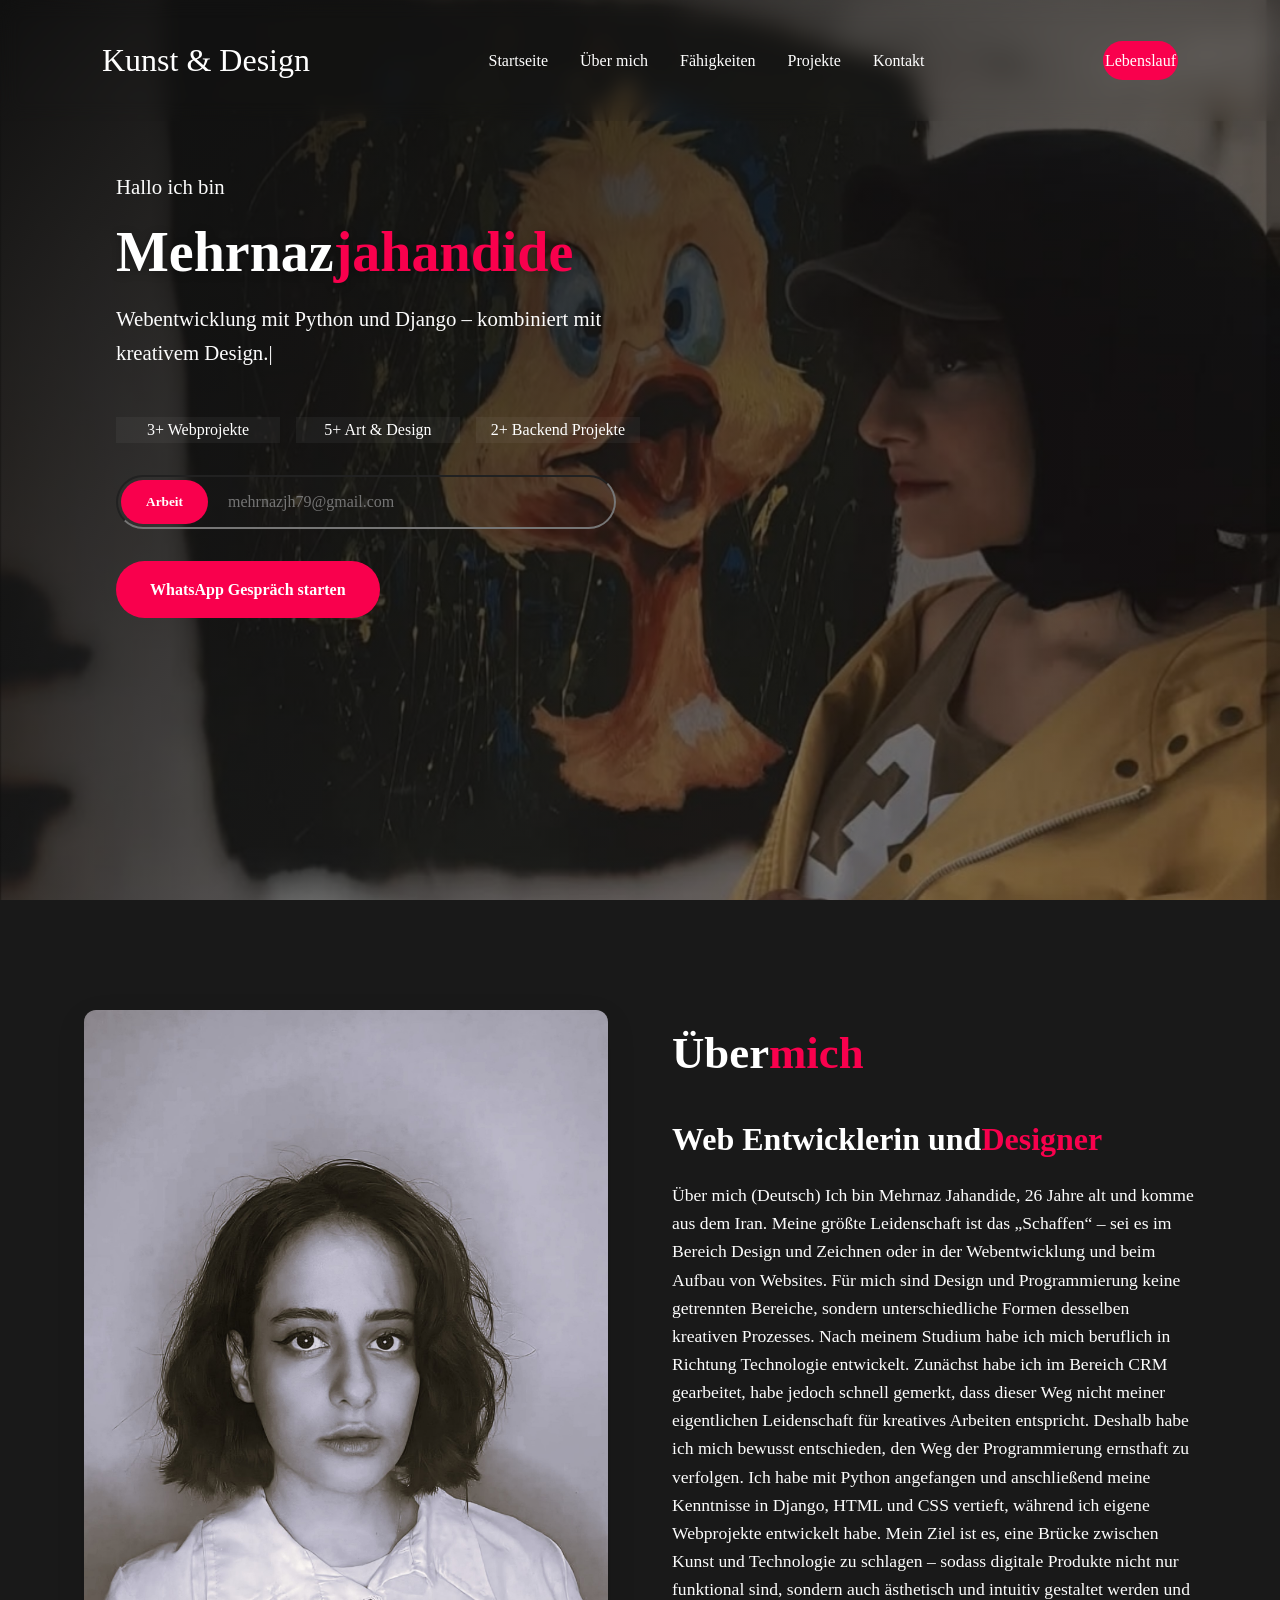
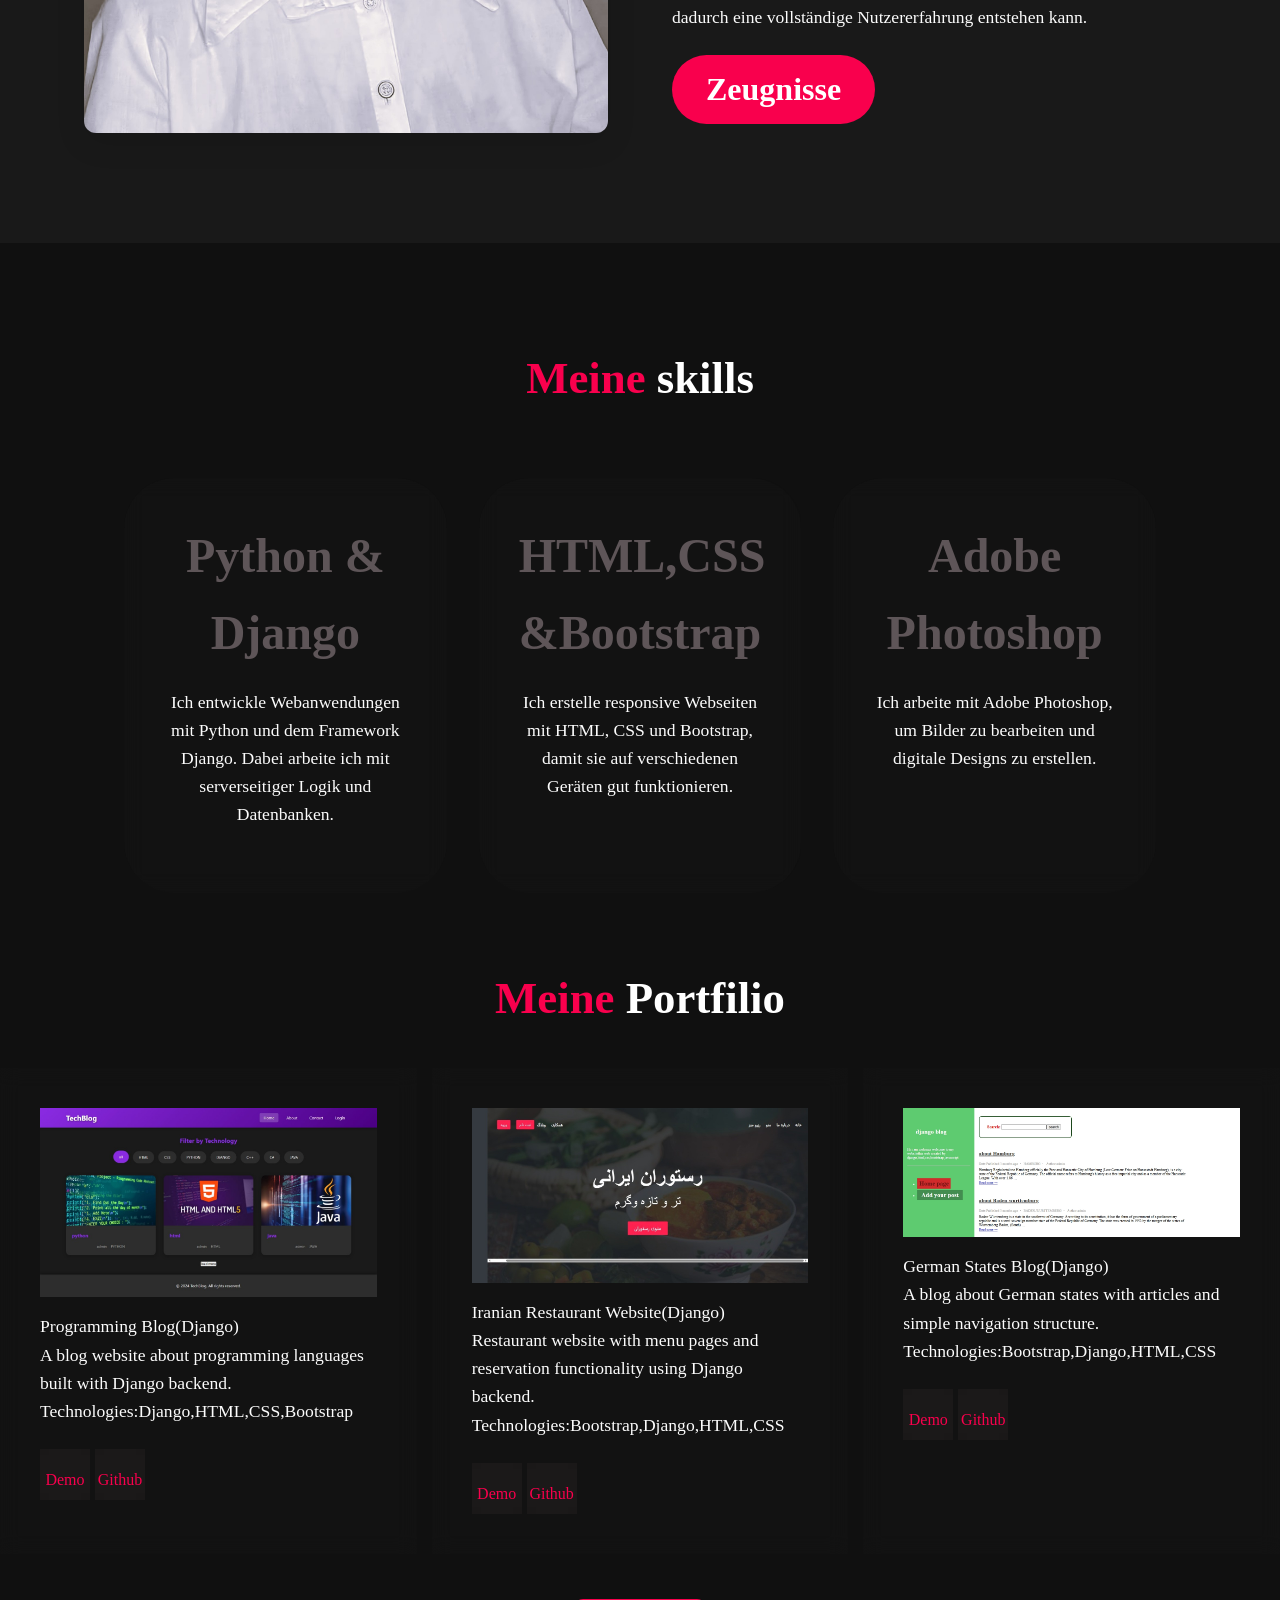
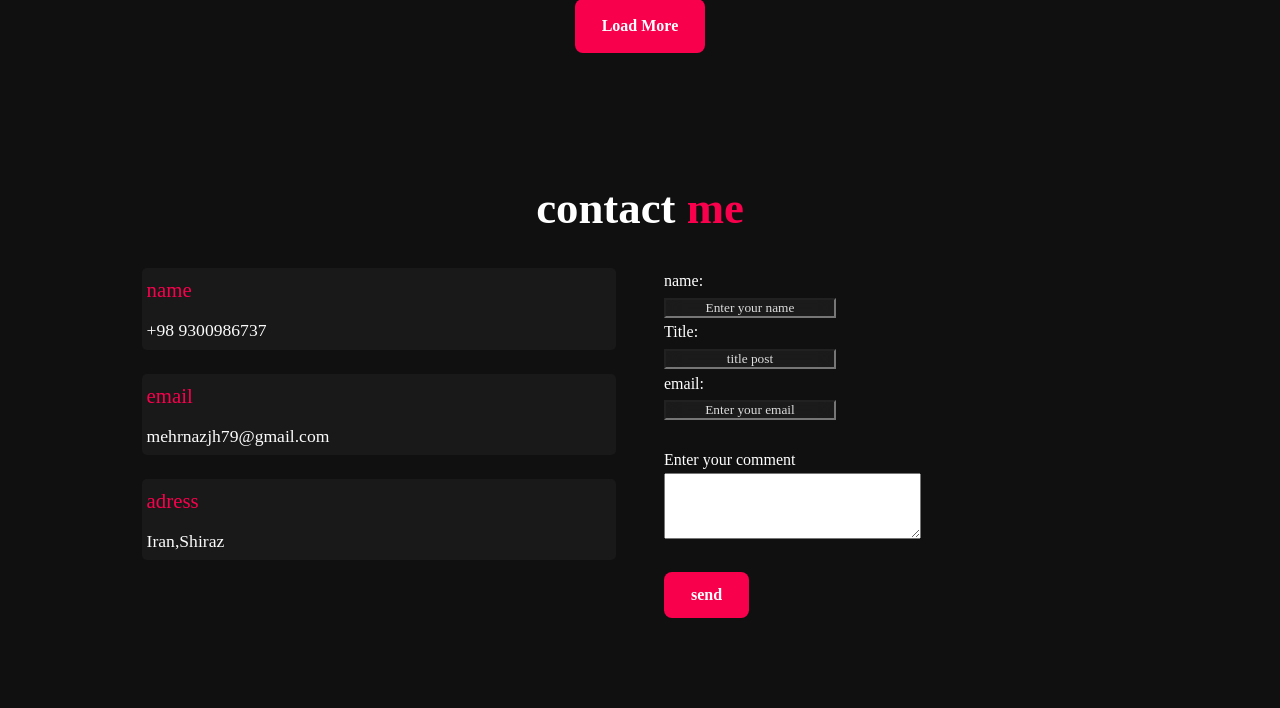
<file: index.html>
<!DOCTYPE html>
<html lang="en">
<head>
    <meta charset="UTF-8">
    <link rel="stylesheet" href="./css/style.css">
    <link rel="stylesheet" href="./css/design.css">

    <!-- <link rel="preconnect" href="https://fonts.gstatic.com" crossorigin> -->
    <!-- <link href="https://fonts.googleapis.com/css2?family=Amiri:ital,wght@0,400;0,700;1,400;1,700&display=swap" rel="stylesheet"> -->
    <!-- <link rel="stylesheet" href="https://cdnjs.cloudflare.com/ajax/libs/font-awesome/6.5.0/css/all.min.css"> -->
    <meta name="viewport" content="width=device-width, initial-scale=1.0">
    <title>Lebenslauf</title>
</head>
<body>
    <header class="header">
        <div class="container">
            <nav class="navbar">
               <a href="design.html" class="logo">Kunst & Design</a>
               <input type="checkbox" id="menu-toggle" class="menu-checkbox">
                <label for="menu-toggle" class="menu-label">
                    <span class="bar"></span>
                    <span class="bar"></span>
                    <span class="bar"></span>
                </label>

                
               <ul class="nav-links" id="navlinks">
                <li><a href="#start">Startseite </a></li>
                <li><a href="#Über mich">Über mich</a></li>
                <li><a href="#Fähigkeiten">Fähigkeiten </a></li>
                <li><a href="#Projekte">Projekte </a></li>
                <li><a href="#Kontakt">Kontakt </a></li>
                <!-- <li><a href="#">melden / sign in</a></li> -->
                </ul>

                <a href="#Lebenslauf" class="btn">Lebenslauf</a>
            </nav>
        </div>
    </header>
    <section class="hero" id="start">
        <div class="container">
            <div class="hero-grid">
                <div class="hero-content">
                    <h4>Hallo ich bin </h4>
                    <h1>Mehrnaz<span class="highlight">jahandide</span></h1>
                    <h4 class="typing-effect">
Webentwicklung mit Python und Django – kombiniert mit kreativem Design.</h4>


                
                    <div class="hero-status">
                        <div class="stat-item">
                            <span class="num">3+</span>
                            <span class="label">Webprojekte</span>
                        </div>
                        <div class="stat-item">
                            <span class="num">5+</span>
                            <span class="label">Art & Design</span>
                        </div>
                        <div class="stat-item">
                            <span class="num">2+</span>
                            <span class="label">Backend Projekte</span>
                        </div>
                    </div>
                        <form action="" class="newsletter-form">
                            <input type="email" placeholder="mehrnazjh79@gmail.com">
                            <input type="submit" value="Arbeit" >
                        </form>
                        <div class="hero-cta">
                          <a href="#" class="btn">WhatsApp Gespräch starten</a>
                        </div>
                </div>
           </div>
        </div>

    </section>
    <section class="about" id="Über mich">
		<div class="container">
			<div class="about-content">
				<div class="about-img">
				    <img src="./css/img/me.jpg">
				</div>
				<div class="text_about">
                    <h2>Über<span class="highlight">mich</span></h2>
                    <h3>Web Entwicklerin und<span class="highlight">Designer</span></h3>
                    <p>
                        Über mich (Deutsch)

Ich bin Mehrnaz Jahandide, 26 Jahre alt und komme aus dem Iran.
Meine größte Leidenschaft ist das „Schaffen“ – sei es im Bereich Design und Zeichnen oder in der Webentwicklung und beim Aufbau von Websites. Für mich sind Design und Programmierung keine getrennten Bereiche, sondern unterschiedliche Formen desselben kreativen Prozesses.

Nach meinem Studium habe ich mich beruflich in Richtung Technologie entwickelt. Zunächst habe ich im Bereich CRM gearbeitet, habe jedoch schnell gemerkt, dass dieser Weg nicht meiner eigentlichen Leidenschaft für kreatives Arbeiten entspricht. Deshalb habe ich mich bewusst entschieden, den Weg der Programmierung ernsthaft zu verfolgen.

Ich habe mit Python angefangen und anschließend meine Kenntnisse in Django, HTML und CSS vertieft, während ich eigene Webprojekte entwickelt habe.

Mein Ziel ist es, eine Brücke zwischen Kunst und Technologie zu schlagen – sodass digitale Produkte nicht nur funktional sind, sondern auch ästhetisch und intuitiv gestaltet werden und dadurch eine vollständige Nutzererfahrung entstehen kann.
                    </p>
                 
                    <button id="Lebenslauf" class="btn"><a href="./files/meine_zeugnisse.zip" download class="logo">Zeugnisse</a></button>	
    			</div>
                
		    </div>
		</div>
	</section>
    <section class="skills" id="Fähigkeiten">
        <div class="container">
            <div class="titls">
                <h2><span class="highlight">Meine</span> skills</h2>
            </div>

            <div class="skills-grid">
                <div class="box">
                    <h3 class="title2-logo">Python & Django</h3>
                    <p>Ich entwickle Webanwendungen mit Python und dem Framework Django. Dabei arbeite ich mit serverseitiger Logik und Datenbanken.</p>
                </div>
               

                
                    <div class="box">
                        <h3 class="title2-logo">HTML,CSS &Bootstrap</h3>
                        <p>Ich erstelle responsive Webseiten mit HTML, CSS und Bootstrap, damit sie auf verschiedenen Geräten gut funktionieren.</p>
                    </div>
                
                
                
                    <div class="box">
                        <h3 class="title2-logo">Adobe Photoshop</h3>
                        <p>Ich arbeite mit Adobe Photoshop, um Bilder zu bearbeiten und digitale Designs zu erstellen.

</p>
                    </div>
                

                
            </div>
        </div>
    </section>
    <section class="portfilio" id="Projekte">
         <!-- <div class="container">  -->
            <div class="titls">
                <h2><span class="highlight">Meine</span> Portfilio</h2>
            </div>  

            <div class="portfilio-grid">
        <div class="box2">
          <div class="image-portfilio">
            <img src="./css/img/Tech Blog.jpeg"> 
          </div>
          <div class="text-portfilio">
            <p>Programming Blog(Django)<br>
A blog website about programming languages built with Django backend.<br>
Technologies:Django,HTML,CSS,Bootstrap</p>
            <div class="github">
                 <div class="link"><a href="#">Demo</a></div>
                <div class="link"><a href="https://github.com/Mehrnazjahandideh/Techblog">Github</a></div>
            </div>
        </div>
    </div>

    <!-- چک‌باکس پنهان دقیقا بعد از کارت 1 -->
    <input type="checkbox" id="load-more-toggle" class="load-more-checkbox">

    <!-- کارت 2 (مخفی فقط در موبایل) -->
    <div class="box2 hide-mobile-only">
        <div class="image-portfilio">
            <img src="./css/img/home.jpeg">  
        </div>
        <div class="text-portfilio">
            <p>Iranian Restaurant Website(Django)<br>
             Restaurant website with menu pages and reservation functionality using Django backend.
             <br>Technologies:Bootstrap,Django,HTML,CSS</p>
            <div class="github">
                <div class="link"><a href="https://meher.pythonanywhere.com/">Demo</a></div>
                <div class="link"><a href="https://github.com/Mehrnazjahandideh/Iranfood">Github</a></div>
            </div>
        </div>
    </div>

    <!-- کارت 3 (مخفی فقط در موبایل) -->
    <div class="box2 hide-mobile-only">
        <div class="image-portfilio">
            <img src="./css/img/blog.de.jpeg">  
        </div>
        <div class="text-portfilio">
            <p>German States Blog(Django)<br>
              A blog about German states with articles and simple navigation structure.<br>
              Technologies:Bootstrap,Django,HTML,CSS
            </p>
            <div class="github">
                <div class="link"><a href="#">Demo</a></div>
                <div class="link"><a href="https://github.com/Mehrnazjahandideh/blog.de">Github</a></div>
            </div>
        </div>
    </div>
    

    <!-- کارت 4 (همیشه مخفی) -->
    <div class="box2 hide-always">
        <div class="image-portfilio">
            <img src="./css/img/apd.jpeg"> 
        </div>
        <div class="text-portfilio">
            <p>APD Landing Page<br>
               Landing page for a camping table and chair manufacturing company.<br>
               Technologies: HTML, CSS
            </p>
            <div class="github">
                <div class="link"><a href="https://mehrnazjahandideh.github.io/APDLanding/">Demo</a></div>
                <div class="link"><a href="https://github.com/Mehrnazjahandideh/APDLanding">Github</a></div>
            </div>
        </div>
    </div>

    <!-- کارت 5 (همیشه مخفی) -->
    <div class="box2 hide-always">
        <div class="image-portfilio">
            <img src="./css/img/kaffe.png">  
        </div>
        <div class="text-portfilio">
            <p>Coffee Landing Page<br>
             Modern landing page for a German coffee brand.<br>
             Technologies: HTML, CSS
            </p>
            <div class="github">
               <div class="link"><a href="https://mehrnazjahandideh.github.io/kaffee.de/">Demo</a></div>
               <div class="link"><a href="https://github.com/Mehrnazjahandideh/kaffee.de">Github</a></div>
            </div>
        </div>
    </div>

    <!-- کارت 6 (همیشه مخفی) -->
    <div class="box2 hide-always">
        <div class="image-portfilio">
            <img src="./css/img/Screenshot_27-6-2026_4130_127.0.0.1.jpeg">  
        </div>
        <div class="text-portfilio">
            <p>Portfolio Website<br>
              My personal portfolio website showcasing projects.<br>
              Technologies: HTML, CSS</p>
            <div class="github">
                <div class="link"><a href="https://mehrnazjahandideh.github.io/MJ-Archive/">Demo</a></div>
                <div class="link"><a href="https://github.com/Mehrnazjahandideh/MJ-Archive">Github</a></div>
            </div>
        </div>
    </div>

    <label for="load-more-toggle" class="load-more-btn btn">Load More</label>
    </section>

<!-- فوتر -->
    <footer class="contact" id="Kontakt">
        <div class="container">
            <h2 class="titls">contact<span class="highlight"> me</span></h2>
        <div class="footer-melden">

          <div class="info">
            <div class="footer">
               <h5 class="name"><span class="highlight">name</span></h5>
               <p class="number">+98 9300986737 </p>
            </div>

            <div class="footer">
               <h5 class="name"><span class="highlight">email</span></h5>
               <p class="number">mehrnazjh79@gmail.com </p>
            </div>

            <div class="footer">
                <h5 class="name"><span class="highlight">adress</span></h5>
                <p class="number">Iran,Shiraz </p>
            </div>
        </div>


        <div class="footer-form">
            <label for="name">name:</label><br>
            <input class="stat-item" type="text" name="name" value="Enter your name">
            <br>

            <label for="title">Title:</label><br>
            <input class="stat-item" type="text" name="title" value="title post"><br>

            <label for="email">email:</label><br>
            <input class="stat-item" class="stat-item" type="text" name="email" value="Enter your email">
            <br><br>
            
            <label for="text">Enter your comment</label><br>
            <textarea name="BLOG" id="" cols="30" rows="4"></textarea><br><br>
            <button type="submit" value="send" class='send btn'>send</button>
        
        </div>
      </div>
        
    </footer>
</body>
</html>
</file>
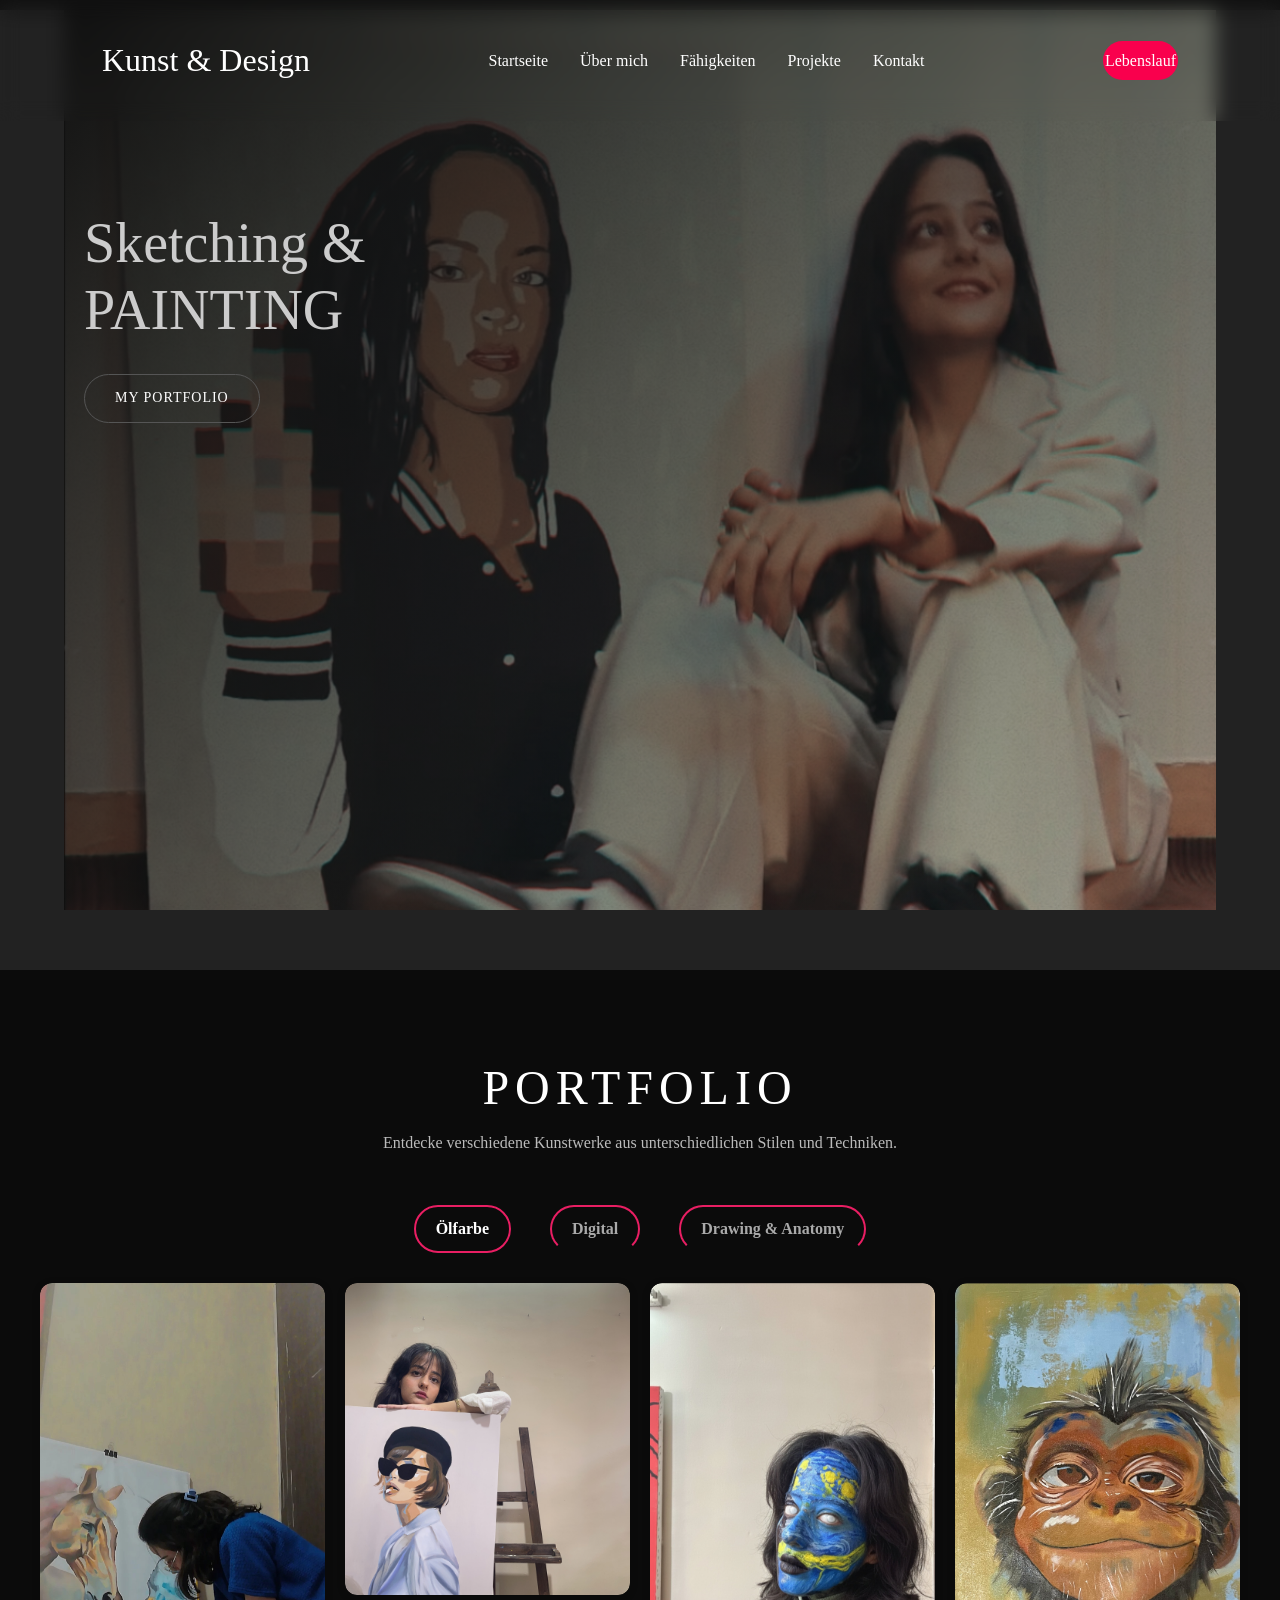
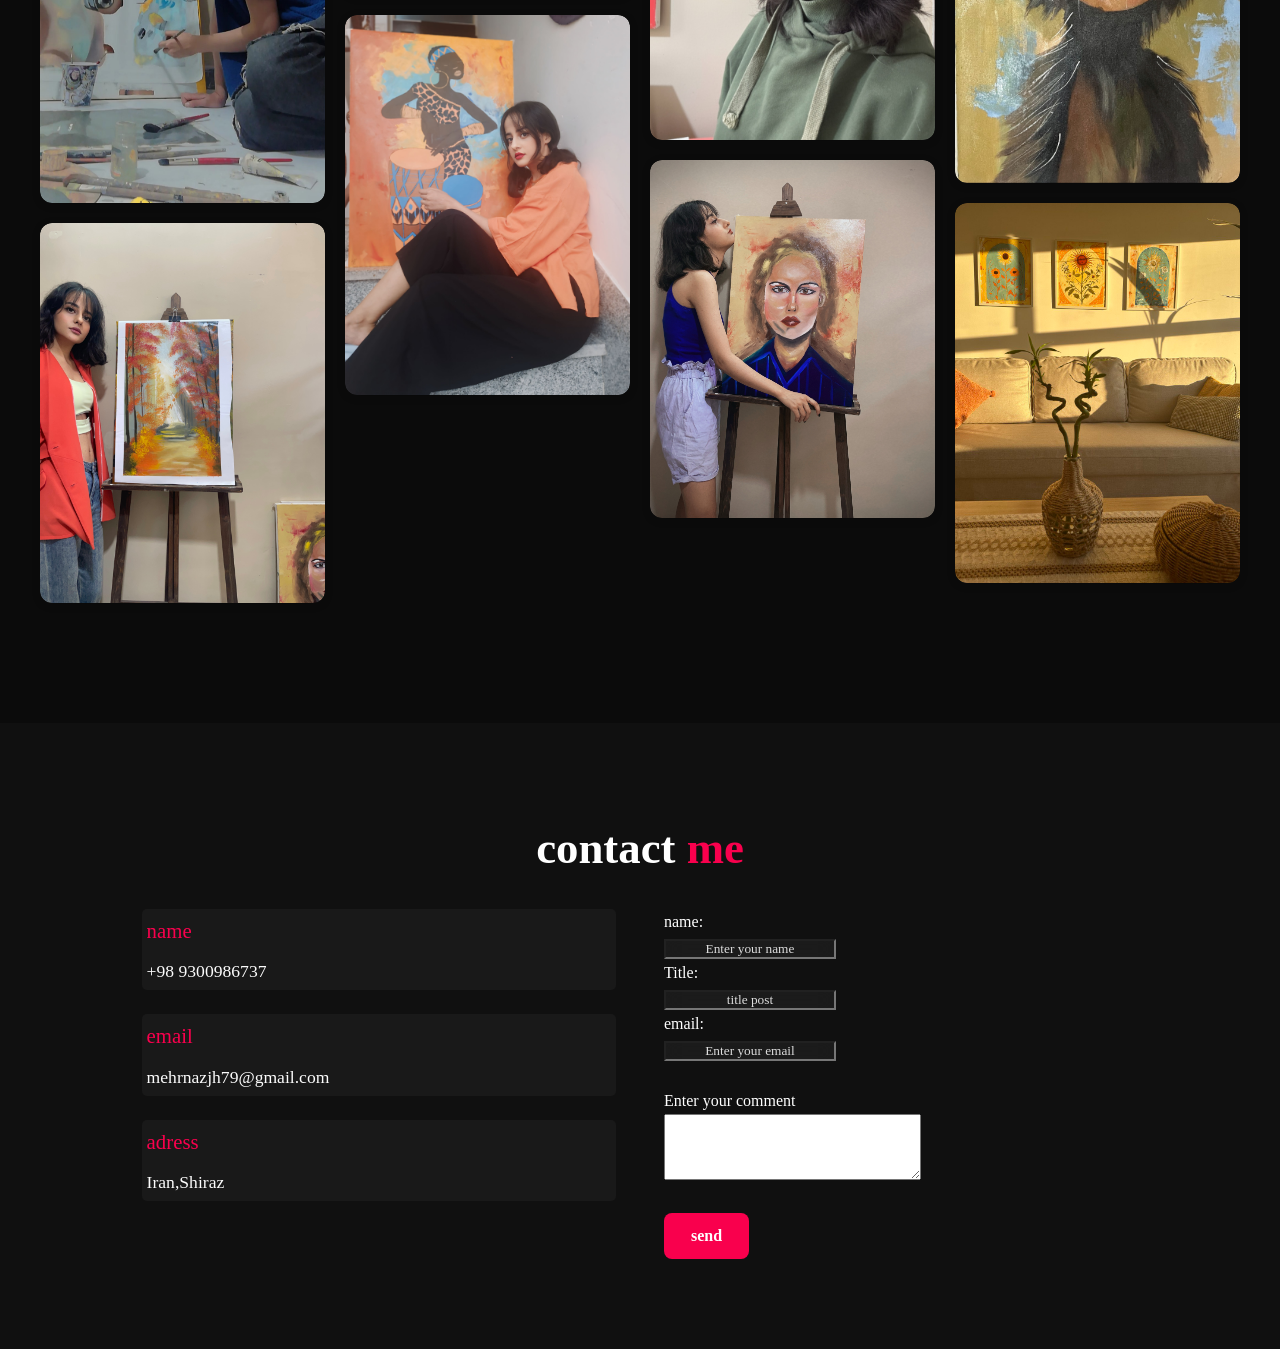
<file: design.html>
<!DOCTYPE html>
<html lang="en">
<head>
    <meta charset="UTF-8">
    <link rel="stylesheet" href="./css/design.css">
    <link rel="stylesheet" href="./css/style.css">
    <meta name="viewport" content="width=device-width, initial-scale=1.0">
    <title>Ul/UX</title>
</head>
<body>
    <header class="header">
        
        <div class="container">
            <nav class="navbar">
               <a href="design.html" class="logo">Kunst & Design</a>
               <input type="checkbox" id="menu-toggle" class="menu-checkbox">
                <label for="menu-toggle" class="menu-label">
                    <span class="bar"></span>
                    <span class="bar"></span>
                    <span class="bar"></span>
                </label>

               <ul class="nav-links" id="navlinks">
<li><a href="index.html#start">Startseite</a></li>
<li><a href="index.html#about">Über mich</a></li>
<li><a href="index.html#skills">Fähigkeiten</a></li>
<li><a href="index.html#projects">Projekte</a></li>
<li><a href="index.html#contact">Kontakt</a></li>
</ul>

                <a href="#Lebenslauf" class="btn">Lebenslauf</a>
            </nav>
        </div>
        
    </header>
<section class="hero-art">
        <div class="container hero-art-content">
            
            <div class="hero-image">
            </div>
            <div class="hero-text">
                <h1>Sketching &<br>PAINTING</h1>
                <a href="#portfolio-section" class="btn-portfolio">MY PORTFOLIO</a>
            </div>
        </div>
    </section>
<!-- دکمه -->

       <div class="art-portfolio" id="portfolio-section"">
        <div class="portfolio-header">
    <h2>PORTFOLIO</h2>
    <p>Entdecke verschiedene Kunstwerke aus unterschiedlichen Stilen und Techniken.</p>
  </div>
  <!-- فیلترها -->
 <input type="radio" name="art-filter" id="filter-oil" checked> 
  <!-- <input type="radio" name="art-filter" id="filter-kohle"> -->
  <!-- <input type="radio" name="art-filter" id="filter-oil"> -->
  <input type="radio" name="art-filter" id="filter-digital">
  <input type="radio" name="art-filter" id="filter-sketch">

  <div class="filter-btns">
    <!-- <label for="filter-ballpoint">Kugelschreiber</label> -->
    <!-- <label for="filter-kohle">Kohle</label> -->
    <label for="filter-oil">Ölfarbe</label>
    <label for="filter-digital">Digital</label>
    <label for="filter-sketch">Drawing & Anatomy</label>
  </div>

  <!-- گالری -->
  <div class="gallery-grid">

    <!-- رنگ روغن - 6 عکس -->
    <div class="art-item oil"><img src="./img2/hors.jpg" alt=""></div>
    <div class="art-item oil"><img src="./img2/fall.jpg" alt=""></div>
    <div class="art-item oil"><img src="./img2/tabo.JPG"></div>
    <div class="art-item oil"><img src="./img2/1719063646986.jpg" alt=""></div>
    <div class="art-item oil"><img src="./img2/IMG_20251206_053226.jpg" alt=""></div>
    <div class="art-item oil"><img src="./img2/IMG_20260306_171655.jpg" alt=""></div>
    <div class="art-item oil"><img src="./img2/monkey.jpg" alt=""></div>
    <div class="art-item oil"><img src="./img2/takmil.jpg"></div>

    <!-- دیجیتال - 7 عکس -->
    <div class="art-item digital"><img src="./Anatomy/1.jpg" alt=""></div>
    <div class="art-item digital"><img src="./Anatomy/2.jpg" alt=""></div>
    <div class="art-item digital"><img src="./Anatomy/3.jpg" alt=""></div>
    <div class="art-item digital"><img src="./Anatomy/IMG_20260505_144941.jpg" alt=""></div>
    <div class="art-item digital"><img src="./Anatomy/IMG_20260505_145021.jpg" alt=""></div>
    <div class="art-item digital"><img src="./Anatomy/IMG_20260505_145113.jpg" alt=""></div>
    <div class="art-item digital"><img src="./Anatomy/IMG_20260505_145151.jpg" alt=""></div>
    <div class="art-item digital"><img src="./Anatomy/IMG_20260614_225612.jpg" alt=""></div>
    <div class="art-item digital"><img src="./Anatomy/Screenshot 2026-06-14 104421.png" alt=""></div>



    <!-- اسکچ - 5 عکس -->
    <div class="art-item sketch"><img src="./img2/S1.JPEG" alt=""></div>
    <div class="art-item sketch"><img src="./img2/S5.JPEG" alt=""></div>
    <div class="art-item sketch"><img src="./img2/S6.JPEG" alt=""></div>
    <div class="art-item sketch"><img src="./img2/S7.JPEG" alt=""></div>
  </div>
</div>


    <footer class="contact" id="contact">
        <div class="container">
            <h2 class="titls">contact<span class="highlight"> me</span></h2>
        <div class="footer-melden">

          <div class="info">
            <div class="footer">
               <h5 class="name"><span class="highlight">name</span></h5>
               <p class="number">+98 9300986737 </p>
            </div>

            <div class="footer">
               <h5 class="name"><span class="highlight">email</span></h5>
               <p class="number">mehrnazjh79@gmail.com </p>
            </div>

            <div class="footer">
                <h5 class="name"><span class="highlight">adress</span></h5>
                <p class="number">Iran,Shiraz </p>
            </div>
        </div>

        <div class="footer-form">
            <label for="name">name:</label><br>
            <input class="stat-item" type="text" name="name" value="Enter your name">
            <br>

            <label for="title">Title:</label><br>
            <input class="stat-item" type="text" name="title" value="title post"><br>

            <label for="email">email:</label><br>
            <input class="stat-item" class="stat-item" type="text" name="email" value="Enter your email">
            <br><br>
            
            <label for="text">Enter your comment</label><br>
            <textarea name="BLOG" id="" cols="30" rows="4"></textarea><br><br>
            <button type="submit" value="send" class='send btn'>send</button>
        
        </div>
      </div>
        
    </footer>

</body>
</html>
</file>
<file: css/style.css>
*{
    margin: 0;
    padding: 0;
    box-sizing: border-box;
    font-family: Cambria, Cochin, Georgia, Times, 'Times New Roman', serif;
}
html{
    scroll-behavior: smooth;
}
body{
    background-color: var(--dark-color);
    color: var(--light-color);
     line-height: 1.6;
    /* overflow: hidden; */
}
h1{
    font-size: 3.5rem;
    font-weight: 800;
    line-height: 1.2;
}
h2{
    font-size: 2.8rem;
    font-weight: 700;
    margin-bottom: 1.5rem;
}
h3{
     font-size: 2rem;
    font-weight: 600;
    margin-bottom: 1rem;
}
h4{
    font-size: 1.5rem;
    font-weight: 500;
}
h5{
    font-size: 1.3rem;
    font-weight: 500;
}
p{
    font-size: 1.1rem;
    margin-bottom: 1.5rem;
    color: var(--gray-color);
}
:root {
    --primary-color:#f9004d;
    --primary-light:rgba(249, 0 ,77 ,0.1);
    --secodary-color:#191919;
    --dark-color:#101010;
    --light-color:#ffff;
    --gray-color:#fcfcfc;
    --rtanition:all 0.3s ease;
    --box-shadow:0 10px 30px rgba(0,0,0,0.1);
    --birder-radius:12px;

}
.container{
    width:90%;
    max-width: 1200px;
    margin: 10px auto;
    padding: 0 20px;

}
header{
    position: fixed;
    top: 0;
    right: 0;
    width: 100%;
    z-index: 1000;
    backdrop-filter: blur(10px);
    padding: 20px;
    transition:var(--rtanition) ;
    display: flex;

}
header.scrolled{
    padding: 15px;
    box-shadow: 0 5px 20px rgba(0,0,0,0.1);
}
.navbar{
    display: flex; 
    justify-content: space-between;
    align-items: center;
}
.logo{
    font-size: 2rem;
    font-weight: 800;
    color: var(--light-color);
    text-decoration: none;

}
.logo:hover{
    color: var(--primary-color);
}
  
.nav-links{
    display: flex;
    gap: 2rem;
    list-style-type: none;
    gap: 2rem;
   /* margin-right: 300px; */
    /* padding-top: 20px; */
}
@media screen and (max-width: 768px) {
     .nav-links {
        position: absolute;
        top: 100%;
        left: -100%;
        flex-direction: column;
        width: 100%;
        text-align: center;
        padding: 30px 0;
        transition: 0.4s ease-in-out;
        background: rgba(30, 30, 30, 0.7);
        backdrop-filter: blur(10px); 
        -webkit-backdrop-filter: blur(10px);

     }
    .menu-checkbox:checked ~ .nav-links {
        left: 0;
    }
}
.nav-links  a:hover{
    color: var(--primary-color);
} 
.navbar a {
    color: var(--light-color);
    font-weight: 500;
    transition: var(--rtanition);
    position: relative;
    padding: 5px 0px;
    text-decoration: none;
}

.nav-links a::after{
    content: "";
    position: absolute;
    bottom: 0;
    right: 0;
    width: 0;
    height: 2px;
    background-color: var(--primary-color);
    transition: var(--rtanition);
    
}
.nav-links a:hover::after{

    width: 100%;
}
.btn{
    display: inline-block;
    background-color: var(--primary-color);
    color: var(--light-color);
    padding: 14px 32px;
    border-radius: 50px;
    text-decoration: none;
    font-weight: 600;
    border: 2px solid transparent;
    transition: var(--rtanition);
    cursor: pointer;
    font-size: 1rem;
}
@media screen and (max-width: 768px) {
     .btn {
        display: none;
    }
}
.btn:hover {
    background-color: transparent ;
    background-color: rgb(148, 153, 137);
    transform: translateY(-3px);
    box-shadow: var(--box-shadow);
    border: 2px solid;
    transform: translateY(-5px);
    border-color: var(--primary-color);
    background: rgba(255,255,255,0.1);
    border:1px solid var(--primary-color);
    

}
.menu-checkbox {
    display: none;
}
.menu-label {
    display: none;
    flex-direction: column;
    cursor: pointer;
    gap: 5px;
}

.bar {
    width: 25px;
    height: 3px;
    background-color: var(--light-color); /* یا کلمه white بنویس */
    transition: all 0.3s ease;
}
@media screen and (max-width: 768px) {
     .menu-label {
        display: flex;
    }
}
    

/*  /////////////////////////////////سوال */
.hero{
    min-height: 100vh;
    position: relative;
    overflow: hidden;
    background: linear-gradient(
        135deg,
        rgba(16 16 16 / 100%) 0%,
        rgb(25 25 25 / 30%) 100%,
        rgb(16 16 16 / 0%) 0%

      ),
      url(./img/duck.jpg);
    background-size: cover;
    /* background-position: center; */
    background-attachment: fixed;
    padding: 160px 0px 50px ;
    
}
.hero-grid{
    display: grid;
    grid-template-columns: 1fr 1fr;

}
@media screen and (max-width: 768px) {
    
    .hero-grid {
        grid-template-columns: 1fr; 
        text-align: left; 
    }}
.hero-content{
    animation: fadeUp 1s ease;
    padding-left: 2rem;
}
@media screen and (max-width: 768px) {
     .hero-content {
        padding-left: 0;
    }
    }
.hero-content h4 {
    color: var(--gray-color);
    margin-bottom: 1rem;
    font-size: 1.3rem;
    animation: fadeUp 1s ease 0.2s both; 


}
.hero-content h1{
    margin-bottom: 1rem;
    animation: fadeUp 1s ease 0.4s both;
    text-shadow: 0 2px 10px rgb(0 , 0, 0, 0.3);
}
@media screen and (max-width: 768px) {
     .hero-content h1 {
        font-size: 2.5rem;
    }
    .hero-status {
       gap: 0.5rem; /* فاصله بین باکس‌ها کمتر شود */
       margin: 2rem 10px; /* کمی فاصله از لبه‌های گوشی داشته باشد */
    }

    .stat-item {
       padding: 10px 5px; /* پدینگ داخل باکس‌ها را تنظیم می‌کنیم */
    }
    .newsletter-form {
        max-width: 100%; 
        padding: 0 10px;
        display: flex;
        
    }

    .newsletter-form input[type='email'] {
        padding: 15px 20px; 
        margin-bottom: 10px; 
        border-radius: 30px;
        width: 100%;
    }

    .newsletter-form input[type='submit'] {
        /* position: static;  */
        width: 30%; 
        height: 70%;
        padding: 15px 20px;
        border-radius: 30px;
        margin-left: 10px;
        
        
    }
      
    }
.hero-content h3{
    margin-bottom: 2.5rem;
    color: #ddd;
    animation: fadeUp 1s ease 0.6s both;
}
@keyframes fadeUp {
    from {
        opacity: 0;
        transform: translateY(30px);
    }
    to {
        opacity: 1;
        transform: translateY(0);
    }
}
.highlight{
    color: var(--primary-color);
}  
.typing-effect{
    position: relative;
    display: inline-block;
}
.typing-effect::after{
    content: '|';
    position: absolute;
    /* left: -5px; */
    animation: blink 1s infinite;
}
@keyframes blink{
    0%,
    100% {
        opacity: 1;
    }
    50%{
        opacity: 0;
    }
}
.hero-status{
    display: grid;
    grid-template-columns:repeat(3,1fr) ;
    gap: 1rem;
    margin: 2rem 0;
    animation: fadeUp 1s ease 0.8s both;
}
@keyframes fadeUp {
    from {
        opacity: 0;
        transform: translateY(30px);
    }
    to {
        opacity: 1;
        transform: translateY(0);
    }
}
.stat-item{
    text-align: center;
    background: rgba(225,225,225,0.05);
    /* padding: .5rem .5rem; */
    backdrop-filter: blur(10px);
    /* border-radius: var(--birder-radius); */
    /* border: 1px solid rgba(255,255,255,0.1); */
    transition: var(--rtanition);

}
.stat-item:hover{
    transform: translateY(-5px);
    border-color: var(--primary-color);
    background: rgba(255,255,255,0.1);
    border:1px solid var(--primary-color);
}
.newsletter-form{
    max-width: 500px;
    position: relative;
    animation: fadeUp 1s ease 0.6s both;
    margin-bottom: 2rem;
    
}
@keyframes fadeUp {
    from {
        opacity: 0;
        transform: translateY(30px);
    }
    to {
        opacity: 1;
        transform: translateY(0);
    }
}
.newsletter-form input[type='email']{
    width: 100%;
    padding: 16px 20px 16px 110px;
    border: 2px solid --primary-color;
    background: rgba(255,255,255,.01);
    color: var(--light-color);
    font-size: 1rem;
    backdrop-filter: blur(10px);
    border-radius: 50px;
    transition: var(--tranition);
}
.newsletter-form input[type='email']:focus{
    outline: none;
    box-shadow: 0 0 0 3px rgba(249, 0 ,77 ,0.3);
    background: rgba(225,225,225,0.15);
}

.newsletter-form input[type='submit']{
    position: absolute;
    /* right: 10px; */
    left: 5px;
/* margin-right: 380px;   */
    /* top: 9px; */
    top: 5px;
    bottom: 5px;
    /* padding: 11px 25px;  */
    padding: 0px 25px; 
    border: none;
    border-radius: 50px;
    background-color: var(--primary-color);
    color: var(--light-color);
    font-weight: 600;
    cursor: pointer;
    transition: var(--tranition);

}

.newsletter-form input[type='submit']:hover{
    border-color: #ff1a66;
    /* transform: scale(1.05); */
    transform: translateY(-3px);
    border-color: var(--primary-color);
    background: rgba(255,255,255,0.1);
    border:1px solid var(--primary-color);
}
/* درباره ما */

.about{
    padding: 100px 0;
    background-color: var(--secodary-color);
}
.about-content{
    display: grid;
    grid-template-columns: 1fr 1fr;
    gap: 4rem;
    align-items: center;
    
}
.about-img{
    border-radius: var(--birder-radius);
    overflow: hidden;
    box-shadow: var(--box-shadow);
    
}
.about-img img {
    width: 100%;
    height: auto;
    display: block;
    transition: var(--rtanition);
}
.about-img:hover img{
    transform: scale(1.1);
}
@media screen and (max-width: 768px) {
    .about-content {
        grid-template-columns: 1fr; 
        gap: 2rem; 
        text-align: center; 
    }

    
    .about-img {
        max-width: 400px;
        margin: 0 auto;
    }
}

/* مهارت */
.skills {
    width: 100%; 
    background-color:blur();
    margin-top: 100px;
    margin-bottom: 30px;
    
    
}
.titls{
   text-align: center;

}
.skills-grid{
    display: grid;
    gap: 2rem; 
    padding: 2.5rem;
    grid-template-columns: repeat(auto-fit , minmax(300px , 1fr));
}
.box{
    gap: 35px;
    /* background: var(--secodary-color); */
    padding: 2.5rem;
    border-radius: var(--birder-radius);
    border: 1px;
    transition: var(--rtanition);
    text-align: center;
    animation: fadeUp 1s ease;
    border: 2px solid --primary-color; 
    background: rgba(255,255,255,.01);
    color: var(--light-color);
    font-size: 2rem;
    backdrop-filter: blur(10px);
    border-radius: 50px;
    transition: var(--rtanition);

}
@keyframes fadeUp {
    from {
        opacity: 0;
        transform: translateY(50px);
    }
    to {
        opacity: 1;
        transform: translateY(0);
    }
}
.box:hover{
    border: 5px solid var(--primary-color);
}


.title2-logo{
    font-size: 3rem;
    color: #5e5558;
}

/* نمونه کار */
/* تنظیمات گرید اصلی (یکی شد) */
.portfilio-grid {
    padding-top: 10px; 
    display: grid;
    grid-template-columns: 1fr 1fr 1fr;
    gap: 15px;
    width: 100%;
}
@media screen and (max-width: 768px) {
    .portfilio-grid {
        grid-template-columns: 1fr;
    }
}

/* مخفی کردن چک باکس و کارت های 4 به بعد در همه حالت ها */
.load-more-checkbox,
.hide-always {
    display: none;
}

/* مخفی کردن کارت های 2 و 3 فقط در موبایل */
@media screen and (max-width: 768px) {
    .hide-mobile-only {
        display: none;
    }
}

/* استایل دکمه Load More */
.load-more-btn {
    display: inline-block;
    background-color: var(--primary-color);
    color: #fff;
    padding: 12px 25px;
    text-align: center;
    border-radius: 8px;
    cursor: pointer;
    /* این دستور باعث میشه دکمه بیفته وسط گرید */
    grid-column: 1 / -1; 
    margin: 30px auto;
    width: max-content;
    transition: 0.3s ease;
}

/* وقتی چک باکس تیک خورد، کارت های مخفی ظاهر میشن */
.load-more-checkbox:checked ~ .hide-always,
.load-more-checkbox:checked ~ .hide-mobile-only {
    display: block; 
    animation: fadeUp 0.5s ease forwards;
}

/* وقتی چک باکس تیک خورد، دکمه مخفی میشه */
.load-more-checkbox:checked ~ .load-more-btn {
    display: none;
}

/* ------------------------------------- */
/* استایل های باکس ها (بدون تغییر، فقط اصلاحات جزئی تایپی) */
.box2 {
    width: 100%;
    height: auto;
    padding: 2.5rem;
    text-align: center;
    animation: fadeUp 1s ease;
    background: rgba(255,255,255,.01);
    color: var(--light-color);
    font-size: 2rem;
    backdrop-filter: blur(10px);
    /* غلط املایی --rtanition به --transition تغییر کرد */
    transition: var(--transition); 
}

.box2 img {
    width: 100%;
    height: auto;
    object-fit: cover;
}

.github {
    display: flex;
    gap: 5px;
}

.link {
    width: 50px;
    text-align: center;
    justify-content: center;
    background: rgba(180, 129, 129, 0.05);
    backdrop-filter: blur(10px);
    transition: var(--transition);
}

.link:hover {
    transform: translateY(-5px);
    border-color: var(--primary-color);
    background: var(--secodary-color); /* اگر املای این متغیر در روت شما secodary است، همین بماند */
    border: 1px solid var(--primary-color);
}

.text-portfilio a {
    font-size: 1rem;
    text-decoration: none;
    color: var(--primary-color);
}

.text-portfilio p {
    text-align: left;
}




/* فوتر */
.contact {
    padding: 5rem 5%;
    


}
.footer-melden{
    display: grid;
    grid-template-columns: 0.5fr 0.5fr;
    gap: 3rem;
   
    
}

.info{
    flex-direction: colum;
    gap: 2rem;
    
}
.footer{
    background-color: var(--secodary-color);
    align-items: center;
    border-radius: 5px;
    transition: var(--rtanition);
    
    
    
}
.footer:hover{
    transform: translateY(-20px);
    background-color: var(--dark-color);
    
    
}
.footer h5{
    padding: 5px;
}
.footer p{
    padding: 5px;
}
.contact .stat-item{
    color: #ddd;
}
.send {
    display: inline-block;
    background-color: var(--primary-color);
    color: #fff;
    padding: 12px 25px;
    text-align: center;
    border-radius: 8px;
    cursor: pointer;
    width: max-content;
    transition: 0.3s ease;
}
</file>
<file: css/design.css>
/* .coming-soon {
    text-align: center;
    padding: 200px 20px;
    margin-bottom: -200px;
    
}

.coming-soon h1 {
    font-size: 2.4rem;
    margin-bottom: 20px;
}

.coming-soon p {
    font-size: 1.2rem;
    color: #555;
    
} */


/* تنظیمات بخش زیر منو */
.hero-art {
    padding-bottom: 50px;
    width: 100%;
    background-color: #222; /* رنگ پس زمینه کمی روشن‌تر از سیاه خالص برای تمایز */
}

/* فلکس باکس برای قرار دادن عکس و متن کنار هم */
.hero-art-content {
    min-height: 100vh;
    position: relative;
    overflow: hidden;
    background: linear-gradient(
        135deg,
        rgba(16 16 16 / 100%) 0%,
        rgb(25 25 25 / 30%) 100%,
        rgb(16 16 16 / 0%) 0%

      ),
      url(./img/rihana.jpg);
    background-size: cover;
    /* background-position: center; */
    background-attachment: scroll;
    padding: 160px 0px 50px ;
    

    
    
}

.hero-image {
    padding: 100PX;
    /* flex: 1; */
    
}

.hero-image img {
    width: 100%;
    height: auto;
    display: block;
    border-radius: 15px; 
    box-shadow: none !important; 
    border: none !important;
    
}

.hero-text {
    flex: 1;
    min-width: 300px;
    z-index:1000;
}

.hero-text h3 {
    font-size: 14px;
    color: #888;
    letter-spacing: 2px;
    margin-bottom: 10px;
}

.hero-text h1 {
    font-size: 3.5rem;
    font-weight: 300; /* وزن فونت سبک مشابه عکس */
    color: #ccc;
    line-height: 1.2;
    margin-bottom: 30px;
}

/* استایل دکمه */
.btn-portfolio {
    display: inline-block;
    padding: 12px 30px;
    border: 1px solid #555;
    border-radius: 30px;
    color: #fff;
    text-decoration: none;
    font-size: 14px;
    letter-spacing: 1px;
    transition: var(--transition, 0.3s ease);
}

.btn-portfolio:hover {
    background-color: var(--main-color, #e91e63); /* استفاده از رنگ قرمز/صورتی سایت شما */
    border-color: var(--main-color, #e91e63);
}
/* مخفی کردن تیک‌های رادیویی */
.art-portfolio input[type="radio"] {
    display: none;
}

/* استایل دکمه‌ها */
.filter-btns {
    display: flex;
    justify-content: center;
    gap: 15px;
    margin-bottom: 30px;
    flex-wrap: wrap;
}

.filter-btns label {
    padding: 8px 20px;
    background-color: transparent;
    color: #fff;
    border: 2px solid #e91e63; /* رنگ صورتی سایت شما */
    border-radius: 25px;
    cursor: pointer;
    transition: all 0.3s ease;
}

.filter-btns label:hover {
    background-color: #e91e63;
}

/* بحش دکمه */
.art-portfolio input[type="radio"] {
  display: none;
}

.art-portfolio {
  background: #000;
  color: #fff;
  text-align: center;
  padding: 100px 0 80px 0;
  position: relative;
  z-index: 2;
}

/* عنوان */
.portfolio-header h2 {
  font-size: 3rem;
  font-weight: 300;
  letter-spacing: 6px;
  margin-bottom: 3px;
}

.portfolio-header p {
  font-size: 1rem;
  color: #bbb;
  margin-bottom: 50px;
}
/* دکمه‌های فیلتر: */
.filter-btns {
  text-align: center;
  margin-bottom: 30px;
}

.filter-btns label {
  cursor: pointer;
  display: inline-block;
  margin: 0 12px;
  padding: 9px 20px;
  font-weight: 600;
  color: #aaa;
  border-bottom: 2px solid transparent;
  transition: color 0.3s, border-color 0.3s;
}

.filter-btns label:hover {
  color: #e91e63;
}

#filter-ballpoint:checked ~ .filter-btns label[for="filter-ballpoint"],
#filter-kohle:checked ~ .filter-btns label[for="filter-kohle"],
#filter-oil:checked ~ .filter-btns label[for="filter-oil"],
#filter-digital:checked ~ .filter-btns label[for="filter-digital"],
#filter-sketch:checked ~ .filter-btns label[for="filter-sketch"] {
  color: #fff;
  border-bottom: 2px solid #e91e63;
}

/* گالری masonry style: */
.gallery-grid {
  column-count: 4;
  column-gap: 20px;
  padding: 0 40px 40px 40px;
}

.art-item {
  break-inside: avoid;
  margin-bottom: 20px;
  border-radius: 12px;
  overflow: hidden;
  box-shadow: 0 2px 8px rgb(0 0 0 / 0.15);
  transition: transform 0.3s ease;
}

.art-item img {
  width: 100%;
  display: block;
  border-radius: 12px;
  transition: transform 0.3s ease;
}

.art-item:hover {
  transform: scale(1.05);
}

.art-portfolio{
position: relative;
background: #0b0b0b;
z-index: 2;
padding-top: 80px;
}

/* فیلتر کردن عکس‌ها */
#filter-ballpoint:checked ~ .gallery-grid .art-item:not(.ballpoint),
#filter-kohle:checked ~ .gallery-grid .art-item:not(.kohle),
#filter-oil:checked ~ .gallery-grid .art-item:not(.oil),
#filter-digital:checked ~ .gallery-grid .art-item:not(.digital),
#filter-sketch:checked ~ .gallery-grid .art-item:not(.sketch) {
  display: none;
}

/* ریسپانسیو */
@media (max-width:1200px) {
  .gallery-grid {
    column-count: 3;
  }
}

@media (max-width:768px) {
  .gallery-grid {
    column-count: 2;
    padding: 0 20px 20px 20px;
  }
}

@media (max-width:480px) {
  .gallery-grid {
    column-count: 1;
    padding: 0 10px 10px 10px;
  }
}
</file>
